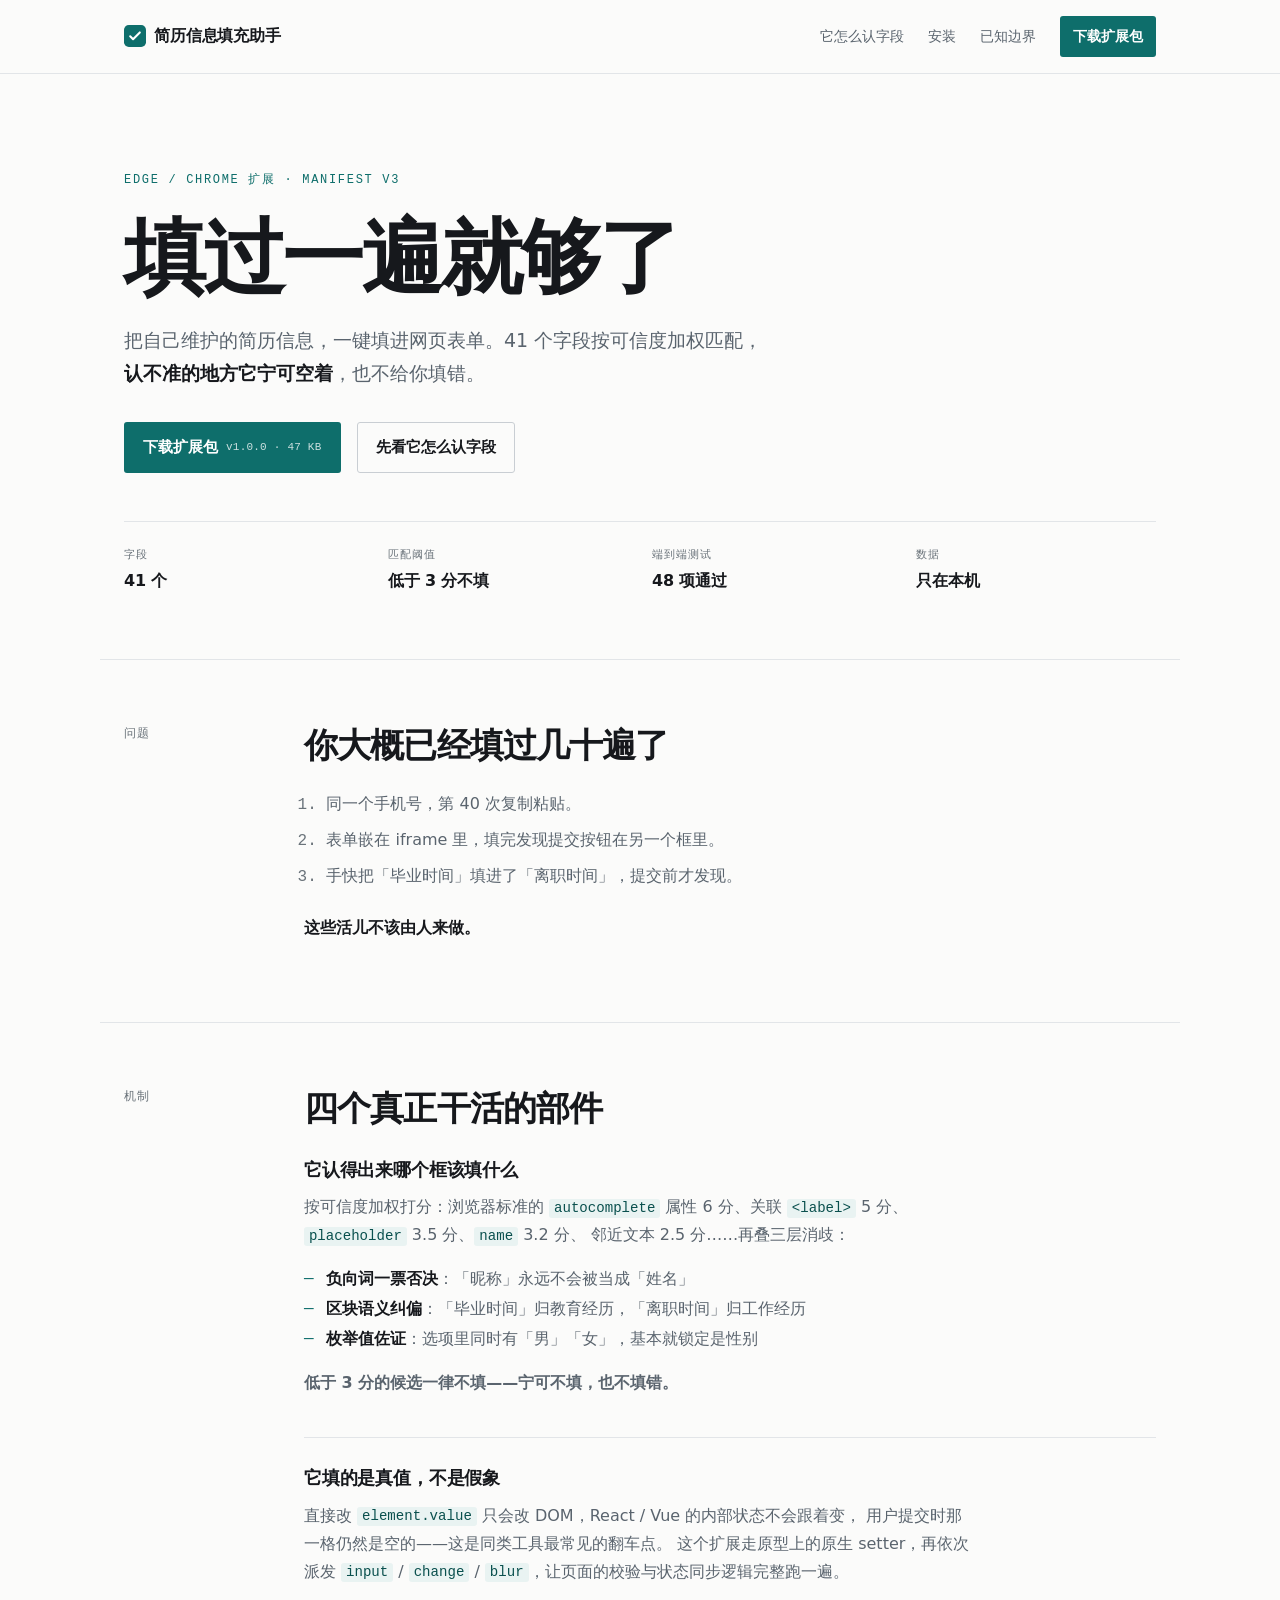
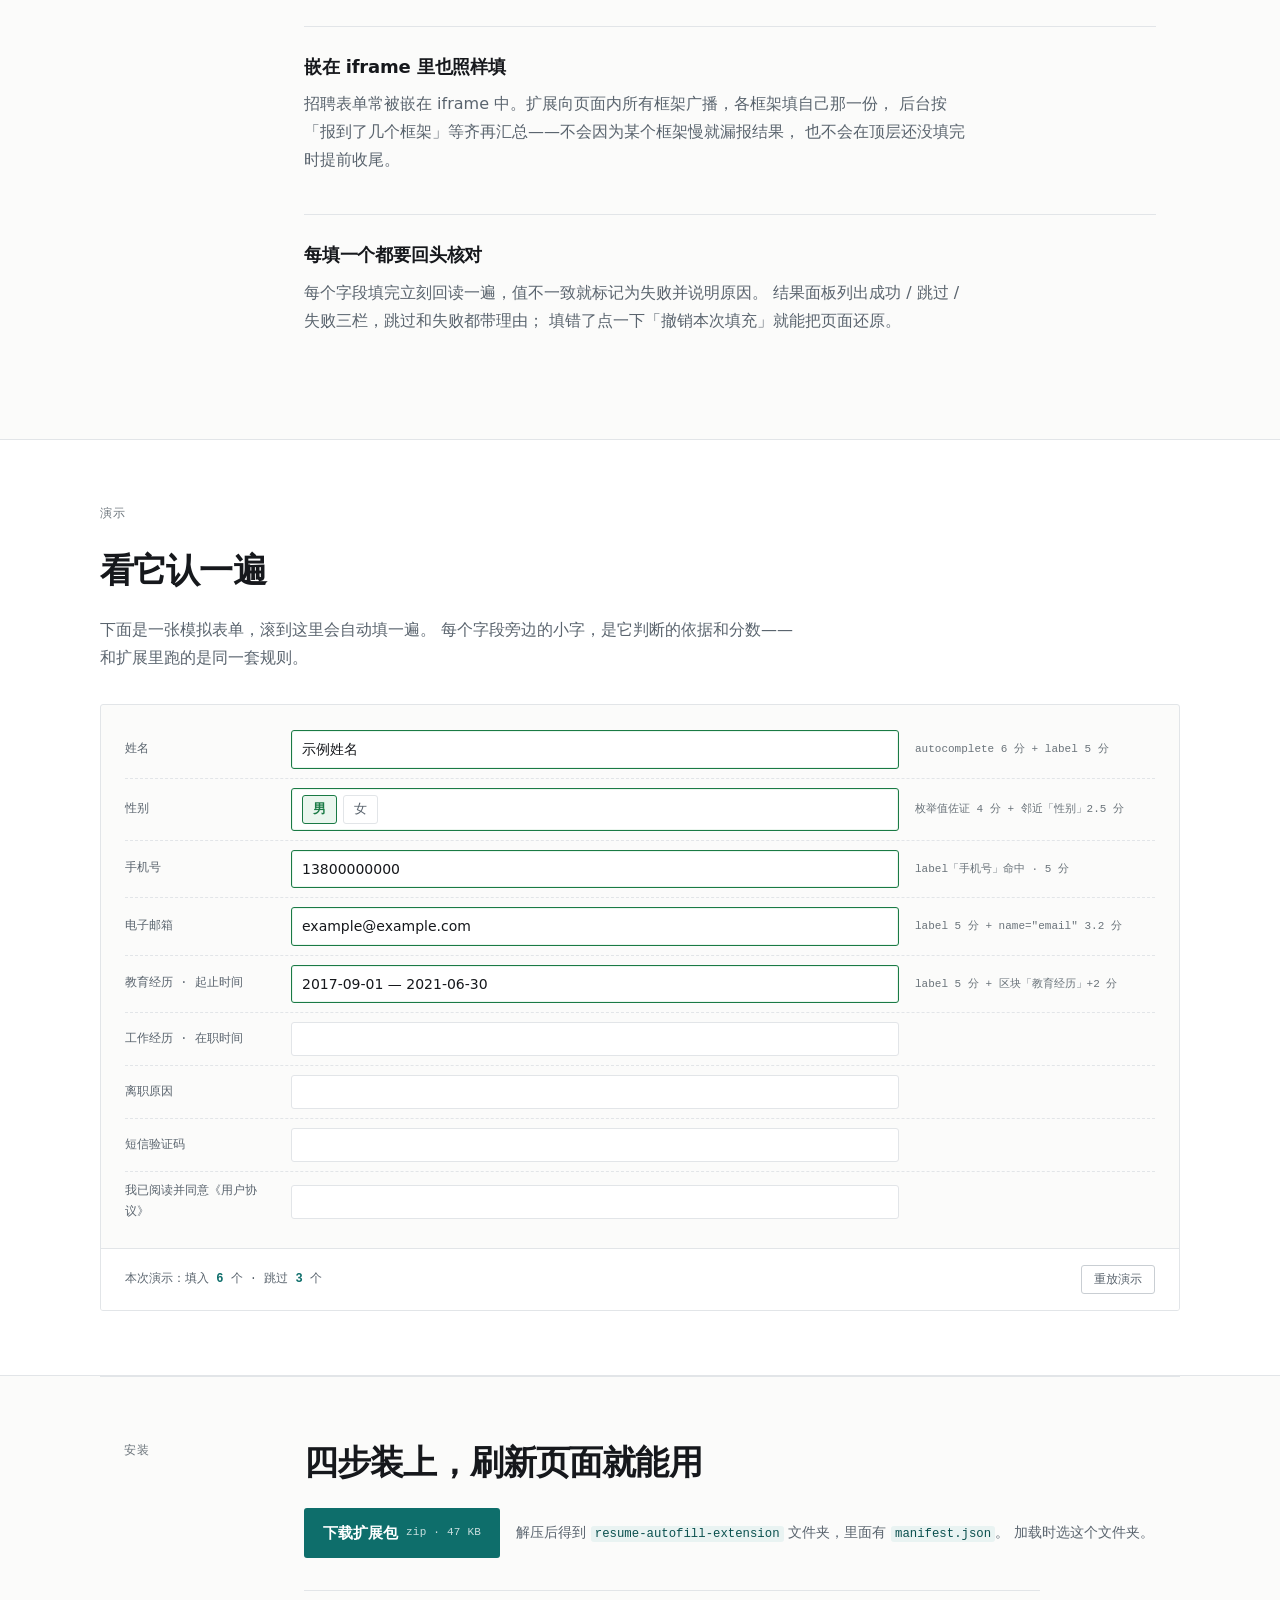
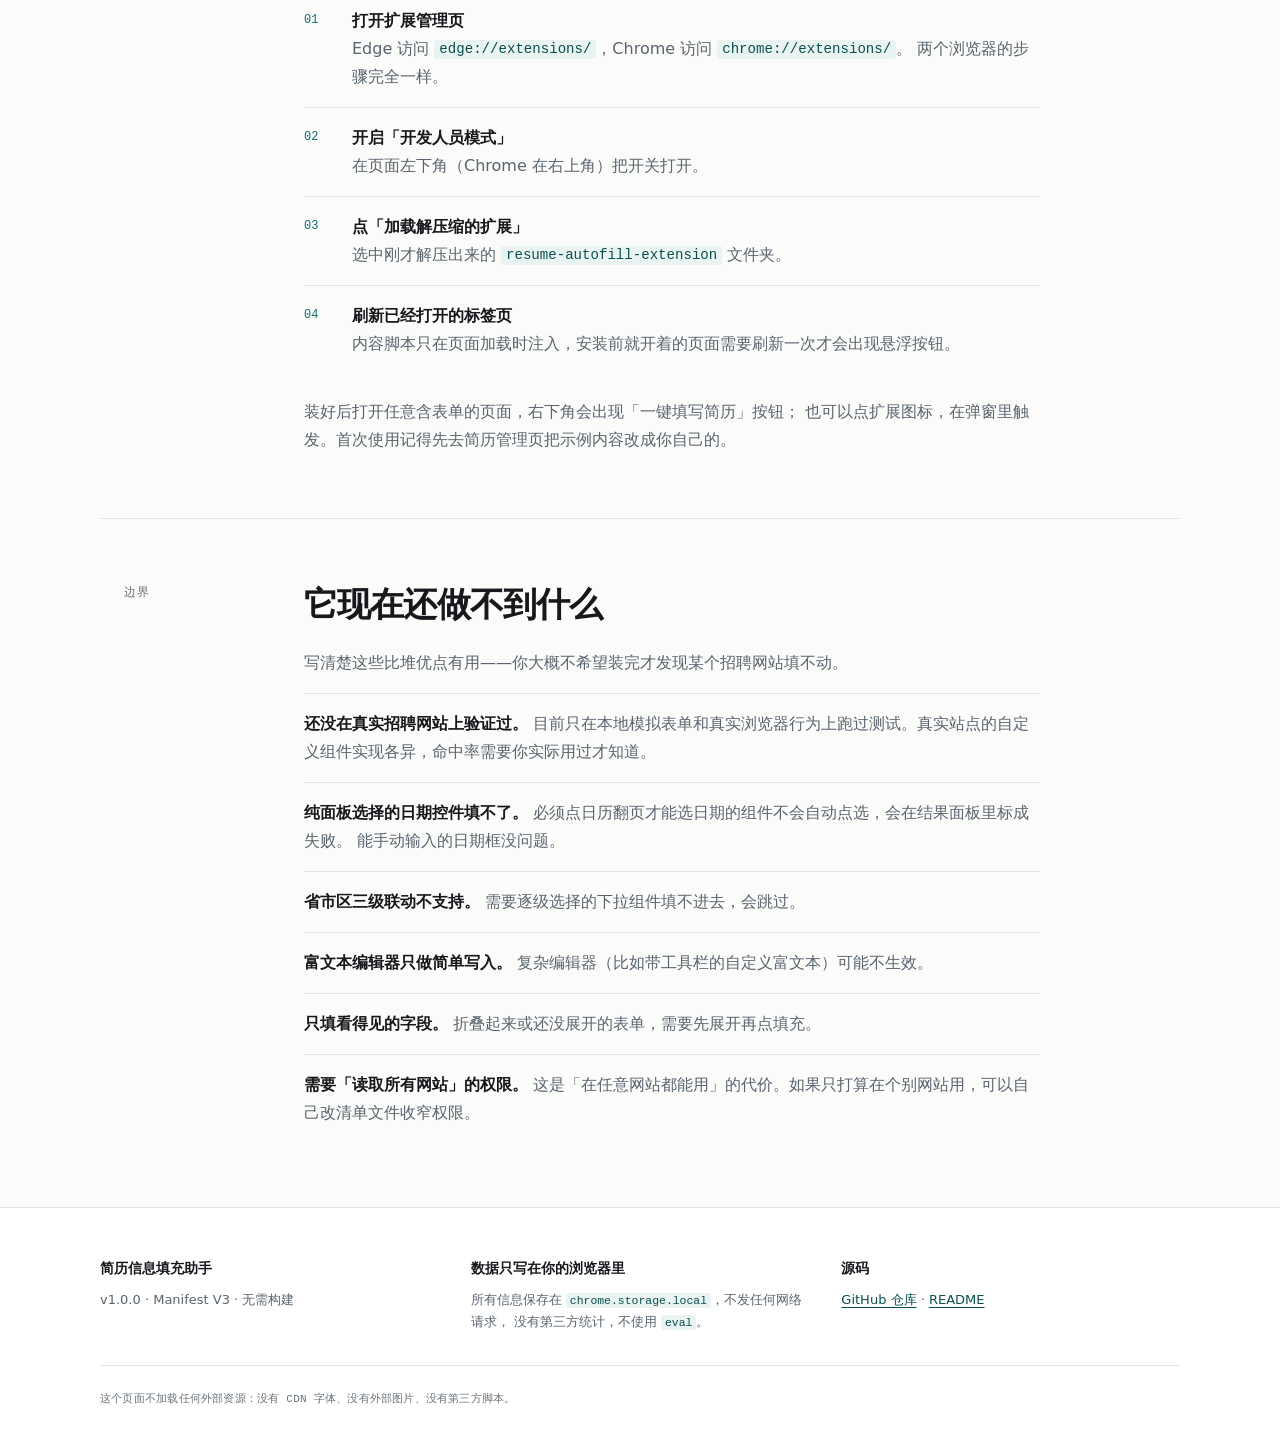
<file: docs/index.html>
<!doctype html>
<html lang="zh-CN">
  <head>
    <meta charset="utf-8" />
    <meta name="viewport" content="width=device-width, initial-scale=1" />
    <meta name="color-scheme" content="light dark" />
    <title>简历信息填充助手 — 填过一遍就够了</title>
    <meta
      name="description"
      content="Edge / Chrome 扩展：把自己维护的简历信息一键填进网页表单。41 个字段按可信度加权匹配，认不准的地方宁可空着。数据只存在你自己的浏览器里。"
    />
    <!-- 内联 SVG 图标，避免任何额外请求 -->
    <link
      rel="icon"
      href="data:image/svg+xml,%3Csvg xmlns='http://www.w3.org/2000/svg' viewBox='0 0 32 32'%3E%3Crect width='32' height='32' rx='7' fill='%230E6E6B'/%3E%3Cpath d='M9 16.5l4.2 4.2L23 10.8' stroke='%23fff' stroke-width='3' fill='none' stroke-linecap='round' stroke-linejoin='round'/%3E%3C/svg%3E"
    />
    <link rel="stylesheet" href="./styles.css" />
  </head>
  <body>
    <a class="skip" href="#main">跳到正文</a>

    <!-- ============================ 顶栏 ============================ -->
    <header class="topbar">
      <div class="topbar__inner">
        <a class="brand" href="./">
          <svg class="brand__mark" viewBox="0 0 32 32" aria-hidden="true">
            <rect width="32" height="32" rx="7" fill="currentColor" />
            <path
              d="M9 16.5l4.2 4.2L23 10.8"
              stroke="#fff"
              stroke-width="3"
              fill="none"
              stroke-linecap="round"
              stroke-linejoin="round"
            />
          </svg>
          <span class="brand__name">简历信息填充助手</span>
        </a>
        <nav class="topbar__nav" aria-label="页面导航">
          <a href="#how">它怎么认字段</a>
          <a href="#install">安装</a>
          <a href="#bounds">已知边界</a>
        </nav>
        <a class="btn btn--primary btn--sm" href="https://github.com/Kaz-stein/resume-autofill-extension/releases/latest/download/resume-autofill-extension-v1.0.0.zip">
          下载扩展包
        </a>
      </div>
    </header>

    <main id="main">
      <!-- ============================ 主张 ============================ -->
      <section class="hero">
        <p class="eyebrow">Edge / Chrome 扩展 · Manifest V3</p>
        <h1 class="hero__title">填过一遍就够了</h1>
        <p class="hero__lede">
          把自己维护的简历信息，一键填进网页表单。41 个字段按可信度加权匹配，
          <strong>认不准的地方它宁可空着</strong>，也不给你填错。
        </p>
        <div class="hero__actions">
          <a
            class="btn btn--primary"
            href="https://github.com/Kaz-stein/resume-autofill-extension/releases/latest/download/resume-autofill-extension-v1.0.0.zip"
          >
            下载扩展包
            <span class="btn__meta">v1.0.0 · 47 KB</span>
          </a>
          <a class="btn btn--ghost" href="#how">先看它怎么认字段</a>
        </div>
        <ul class="facts">
          <li><span class="facts__k">字段</span><span class="facts__v">41 个</span></li>
          <li><span class="facts__k">匹配阈值</span><span class="facts__v">低于 3 分不填</span></li>
          <li><span class="facts__k">端到端测试</span><span class="facts__v">48 项通过</span></li>
          <li><span class="facts__k">数据</span><span class="facts__v">只在本机</span></li>
        </ul>
      </section>

      <!-- ============================ 问题 ============================ -->
      <section class="band" id="problem">
        <p class="label">问题</p>
        <div class="band__body">
          <h2>你大概已经填过几十遍了</h2>
          <ol class="pain">
            <li>同一个手机号，第 40 次复制粘贴。</li>
            <li>表单嵌在 iframe 里，填完发现提交按钮在另一个框里。</li>
            <li>手快把「毕业时间」填进了「离职时间」，提交前才发现。</li>
          </ol>
          <p class="band__tail">这些活儿不该由人来做。</p>
        </div>
      </section>

      <!-- ============================ 机制 ============================ -->
      <section class="band" id="how">
        <p class="label">机制</p>
        <div class="band__body">
          <h2>四个真正干活的部件</h2>

          <article class="mech">
            <h3 class="mech__title">它认得出来哪个框该填什么</h3>
            <p>
              按可信度加权打分：浏览器标准的 <code>autocomplete</code> 属性 6 分、关联
              <code>&lt;label&gt;</code> 5 分、<code>placeholder</code> 3.5 分、<code>name</code> 3.2 分、
              邻近文本 2.5 分……再叠三层消歧：
            </p>
            <ul class="ticks">
              <li><b>负向词一票否决</b>：「昵称」永远不会被当成「姓名」</li>
              <li><b>区块语义纠偏</b>：「毕业时间」归教育经历，「离职时间」归工作经历</li>
              <li><b>枚举值佐证</b>：选项里同时有「男」「女」，基本就锁定是性别</li>
            </ul>
            <p class="mech__foot">低于 3 分的候选一律不填——宁可不填，也不填错。</p>
          </article>

          <article class="mech">
            <h3 class="mech__title">它填的是真值，不是假象</h3>
            <p>
              直接改 <code>element.value</code> 只会改 DOM，React / Vue 的内部状态不会跟着变，
              用户提交时那一格仍然是空的——这是同类工具最常见的翻车点。
              这个扩展走原型上的原生 setter，再依次派发 <code>input</code> / <code>change</code> /
              <code>blur</code>，让页面的校验与状态同步逻辑完整跑一遍。
            </p>
          </article>

          <article class="mech">
            <h3 class="mech__title">嵌在 iframe 里也照样填</h3>
            <p>
              招聘表单常被嵌在 iframe 中。扩展向页面内所有框架广播，各框架填自己那一份，
              后台按「报到了几个框架」等齐再汇总——不会因为某个框架慢就漏报结果，
              也不会在顶层还没填完时提前收尾。
            </p>
          </article>

          <article class="mech">
            <h3 class="mech__title">每填一个都要回头核对</h3>
            <p>
              每个字段填完立刻回读一遍，值不一致就标记为失败并说明原因。
              结果面板列出成功 / 跳过 / 失败三栏，跳过和失败都带理由；
              填错了点一下「撤销本次填充」就能把页面还原。
            </p>
          </article>
        </div>
      </section>

      <!-- ============================ 签名：演示 ============================ -->
      <section class="demo" id="demo">
        <div class="demo__head">
          <p class="label">演示</p>
          <h2>看它认一遍</h2>
          <p class="demo__lede">
            下面是一张模拟表单，滚到这里会自动填一遍。
            每个字段旁边的小字，是它判断的依据和分数——和扩展里跑的是同一套规则。
          </p>
        </div>

        <figure class="board">
          <div class="board__form" id="demoForm">
            <div class="row" data-fill="示例姓名" data-why="autocomplete 6 分 + label 5 分">
              <span class="row__label">姓名</span>
              <span class="row__input"><span class="row__value"></span></span>
              <span class="row__why"></span>
            </div>

            <div class="row row--choice" data-fill="男" data-why="枚举值佐证 4 分 + 邻近「性别」2.5 分">
              <span class="row__label">性别</span>
              <span class="row__input row__input--choice">
                <span class="chip" data-choice="男">男</span>
                <span class="chip" data-choice="女">女</span>
              </span>
              <span class="row__why"></span>
            </div>

            <div class="row" data-fill="13800000000" data-why="label「手机号」命中 · 5 分">
              <span class="row__label">手机号</span>
              <span class="row__input"><span class="row__value"></span></span>
              <span class="row__why"></span>
            </div>

            <div class="row" data-fill="example@example.com" data-why="label 5 分 + name=&quot;email&quot; 3.2 分">
              <span class="row__label">电子邮箱</span>
              <span class="row__input"><span class="row__value"></span></span>
              <span class="row__why"></span>
            </div>

            <div class="row" data-fill="2017-09-01 — 2021-06-30" data-why="label 5 分 + 区块「教育经历」+2 分">
              <span class="row__label">教育经历 · 起止时间</span>
              <span class="row__input"><span class="row__value"></span></span>
              <span class="row__why"></span>
            </div>

            <div class="row" data-fill="2021-07-01 — 至今" data-why="label 5 分 + 区块「工作经历」+2 分">
              <span class="row__label">工作经历 · 在职时间</span>
              <span class="row__input"><span class="row__value"></span></span>
              <span class="row__why"></span>
            </div>

            <div class="row row--skip" data-skip="简历里这一项是空的">
              <span class="row__label">离职原因</span>
              <span class="row__input"><span class="row__value"></span></span>
              <span class="row__why"></span>
            </div>

            <div class="row row--skip" data-skip="字段名命中干扰词，直接不看">
              <span class="row__label">短信验证码</span>
              <span class="row__input"><span class="row__value"></span></span>
              <span class="row__why"></span>
            </div>

            <div class="row row--skip" data-skip="没有任何字段和它匹配">
              <span class="row__label">我已阅读并同意《用户协议》</span>
              <span class="row__input"><span class="row__value row__value--box"></span></span>
              <span class="row__why"></span>
            </div>
          </div>

          <figcaption class="board__foot">
            <p class="board__result" id="demoResult">本次演示：填入 <b>6</b> 个 · 跳过 <b>3</b> 个</p>
            <button class="replay" type="button" id="demoReplay">重放演示</button>
          </figcaption>
          <noscript>
            <p class="board__result" style="padding: 0 24px 16px">
              演示动画需要 JavaScript；上面「机制」一节的规则说明不受影响。
            </p>
          </noscript>
        </figure>
      </section>

      <!-- ============================ 安装 ============================ -->
      <section class="band" id="install">
        <p class="label">安装</p>
        <div class="band__body">
          <h2>四步装上，刷新页面就能用</h2>

          <div class="install__cta">
            <a
              class="btn btn--primary"
              href="https://github.com/Kaz-stein/resume-autofill-extension/releases/latest/download/resume-autofill-extension-v1.0.0.zip"
            >
              下载扩展包
              <span class="btn__meta">zip · 47 KB</span>
            </a>
            <p class="install__note">
              解压后得到 <code>resume-autofill-extension</code> 文件夹，里面有 <code>manifest.json</code>。
              加载时选这个文件夹。
            </p>
          </div>

          <ol class="steps">
            <li>
              <span class="steps__body">
                <b>打开扩展管理页</b>
                Edge 访问 <code>edge://extensions/</code>，Chrome 访问 <code>chrome://extensions/</code>。
                两个浏览器的步骤完全一样。
              </span>
            </li>
            <li>
              <span class="steps__body">
                <b>开启「开发人员模式」</b>
                在页面左下角（Chrome 在右上角）把开关打开。
              </span>
            </li>
            <li>
              <span class="steps__body">
                <b>点「加载解压缩的扩展」</b>
                选中刚才解压出来的 <code>resume-autofill-extension</code> 文件夹。
              </span>
            </li>
            <li>
              <span class="steps__body">
                <b>刷新已经打开的标签页</b>
                内容脚本只在页面加载时注入，安装前就开着的页面需要刷新一次才会出现悬浮按钮。
              </span>
            </li>
          </ol>

          <p class="install__after">
            装好后打开任意含表单的页面，右下角会出现「一键填写简历」按钮；
            也可以点扩展图标，在弹窗里触发。首次使用记得先去简历管理页把示例内容改成你自己的。
          </p>
        </div>
      </section>

      <!-- ============================ 边界 ============================ -->
      <section class="band" id="bounds">
        <p class="label">边界</p>
        <div class="band__body">
          <h2>它现在还做不到什么</h2>
          <p class="band__lede">
            写清楚这些比堆优点有用——你大概不希望装完才发现某个招聘网站填不动。
          </p>
          <ul class="bounds">
            <li>
              <b>还没在真实招聘网站上验证过。</b>
              目前只在本地模拟表单和真实浏览器行为上跑过测试。真实站点的自定义组件实现各异，命中率需要你实际用过才知道。
            </li>
            <li>
              <b>纯面板选择的日期控件填不了。</b>
              必须点日历翻页才能选日期的组件不会自动点选，会在结果面板里标成失败。
              能手动输入的日期框没问题。
            </li>
            <li>
              <b>省市区三级联动不支持。</b>
              需要逐级选择的下拉组件填不进去，会跳过。
            </li>
            <li>
              <b>富文本编辑器只做简单写入。</b>
              复杂编辑器（比如带工具栏的自定义富文本）可能不生效。
            </li>
            <li>
              <b>只填看得见的字段。</b>
              折叠起来或还没展开的表单，需要先展开再点填充。
            </li>
            <li>
              <b>需要「读取所有网站」的权限。</b>
              这是「在任意网站都能用」的代价。如果只打算在个别网站用，可以自己改清单文件收窄权限。
            </li>
          </ul>
        </div>
      </section>
    </main>

    <!-- ============================ 页脚 ============================ -->
    <footer class="foot">
      <div class="foot__inner">
        <div class="foot__col">
          <p class="foot__title">简历信息填充助手</p>
          <p class="foot__meta">v1.0.0 · Manifest V3 · 无需构建</p>
        </div>
        <div class="foot__col">
          <p class="foot__title">数据只写在你的浏览器里</p>
          <p class="foot__meta">
            所有信息保存在 <code>chrome.storage.local</code>，不发任何网络请求，
            没有第三方统计，不使用 <code>eval</code>。
          </p>
        </div>
        <div class="foot__col">
          <p class="foot__title">源码</p>
          <p class="foot__meta">
            <a href="https://github.com/Kaz-stein/resume-autofill-extension">GitHub 仓库</a> ·
            <a href="https://github.com/Kaz-stein/resume-autofill-extension/blob/main/README.md">README</a>
          </p>
        </div>
      </div>
      <p class="foot__quiet">
        这个页面不加载任何外部资源：没有 CDN 字体、没有外部图片、没有第三方脚本。
      </p>
    </footer>

    <script src="./script.js"></script>
  </body>
</html>
</file>
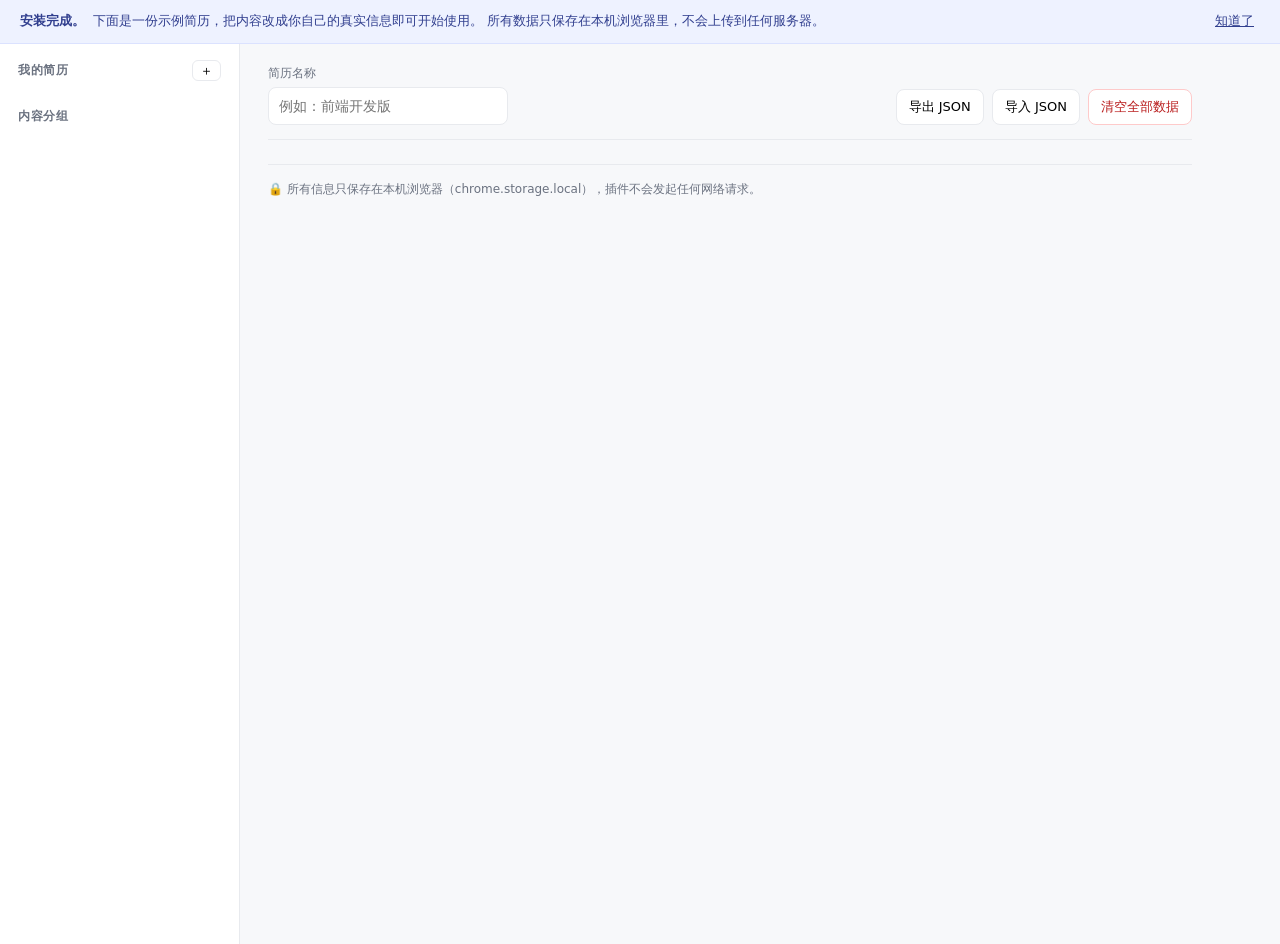
<file: options/options.html>
<!doctype html>
<html lang="zh-CN">
  <head>
    <meta charset="utf-8" />
    <meta name="viewport" content="width=device-width, initial-scale=1" />
    <title>简历信息填充助手 · 管理简历</title>
    <link rel="stylesheet" href="options.css" />
  </head>
  <body>
    <div class="banner" id="welcome" hidden>
      <strong>安装完成。</strong>
      下面是一份示例简历，把内容改成你自己的真实信息即可开始使用。
      所有数据只保存在本机浏览器里，不会上传到任何服务器。
      <button type="button" class="link" id="welcome-close">知道了</button>
    </div>

    <div class="layout">
      <!-- 左侧：简历列表 + 分组导航 -->
      <aside class="side">
        <div class="side-block">
          <div class="side-title">
            <span>我的简历</span>
            <button type="button" class="mini" id="btn-add-resume" title="新建一份空白简历">＋</button>
          </div>
          <ul class="resume-list" id="resume-list"></ul>
        </div>

        <nav class="side-block">
          <div class="side-title"><span>内容分组</span></div>
          <ul class="group-list" id="group-list"></ul>
        </nav>
      </aside>

      <!-- 右侧：编辑区 -->
      <main class="main">
        <header class="main-head">
          <div class="name-edit">
            <label for="resume-name-input">简历名称</label>
            <input type="text" id="resume-name-input" placeholder="例如：前端开发版" />
          </div>
          <div class="tools">
            <span class="save-hint" id="save-hint"></span>
            <button type="button" class="btn" id="btn-export">导出 JSON</button>
            <button type="button" class="btn" id="btn-import">导入 JSON</button>
            <button type="button" class="btn danger" id="btn-clear">清空全部数据</button>
            <input type="file" id="file-input" accept="application/json,.json" hidden />
          </div>
        </header>

        <section class="form-area" id="form-area"></section>

        <footer class="main-foot">
          <span class="privacy">🔒 所有信息只保存在本机浏览器（chrome.storage.local），插件不会发起任何网络请求。</span>
        </footer>
      </main>
    </div>

    <script src="../common/schema.js"></script>
    <script src="../common/storage.js"></script>
    <script src="options.js"></script>
  </body>
</html>
</file>
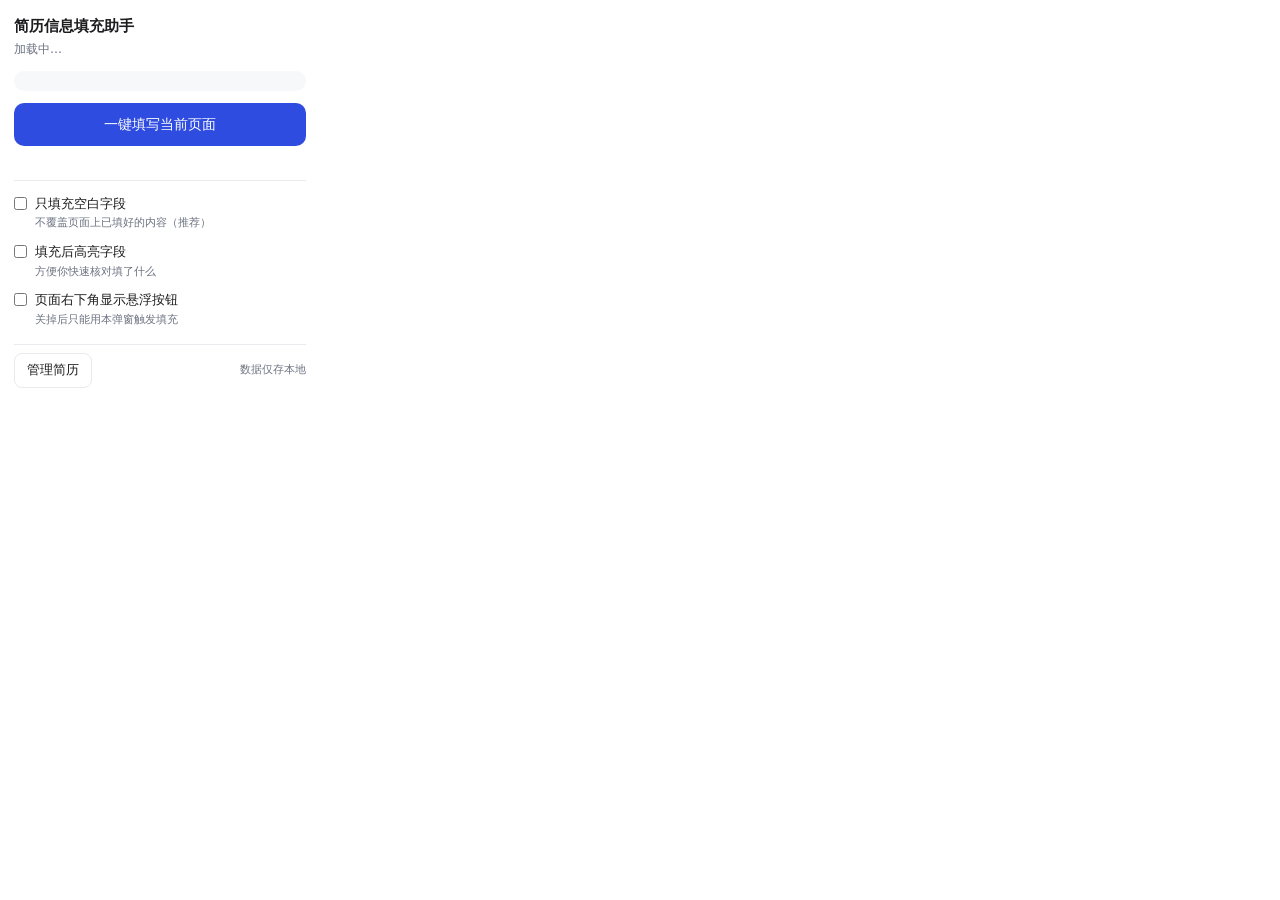
<file: popup/popup.html>
<!doctype html>
<html lang="zh-CN">
  <head>
    <meta charset="utf-8" />
    <title>简历信息填充助手</title>
    <link rel="stylesheet" href="popup.css" />
  </head>
  <body>
    <header class="head">
      <div>
        <h1>简历信息填充助手</h1>
        <p class="sub" id="resume-name">加载中…</p>
      </div>
    </header>

    <section class="summary" id="summary"></section>

    <button type="button" class="primary" id="btn-fill">一键填写当前页面</button>
    <p class="status" id="status"></p>

    <section class="settings">
      <label class="row">
        <input type="checkbox" id="set-only-empty" />
        <span>
          只填充空白字段
          <em>不覆盖页面上已填好的内容（推荐）</em>
        </span>
      </label>
      <label class="row">
        <input type="checkbox" id="set-highlight" />
        <span>
          填充后高亮字段
          <em>方便你快速核对填了什么</em>
        </span>
      </label>
      <label class="row">
        <input type="checkbox" id="set-float" />
        <span>
          页面右下角显示悬浮按钮
          <em>关掉后只能用本弹窗触发填充</em>
        </span>
      </label>
    </section>

    <footer class="foot">
      <button type="button" class="ghost" id="btn-options">管理简历</button>
      <span class="privacy">数据仅存本地</span>
    </footer>

    <script src="../common/schema.js"></script>
    <script src="../common/storage.js"></script>
    <script src="popup.js"></script>
  </body>
</html>
</file>
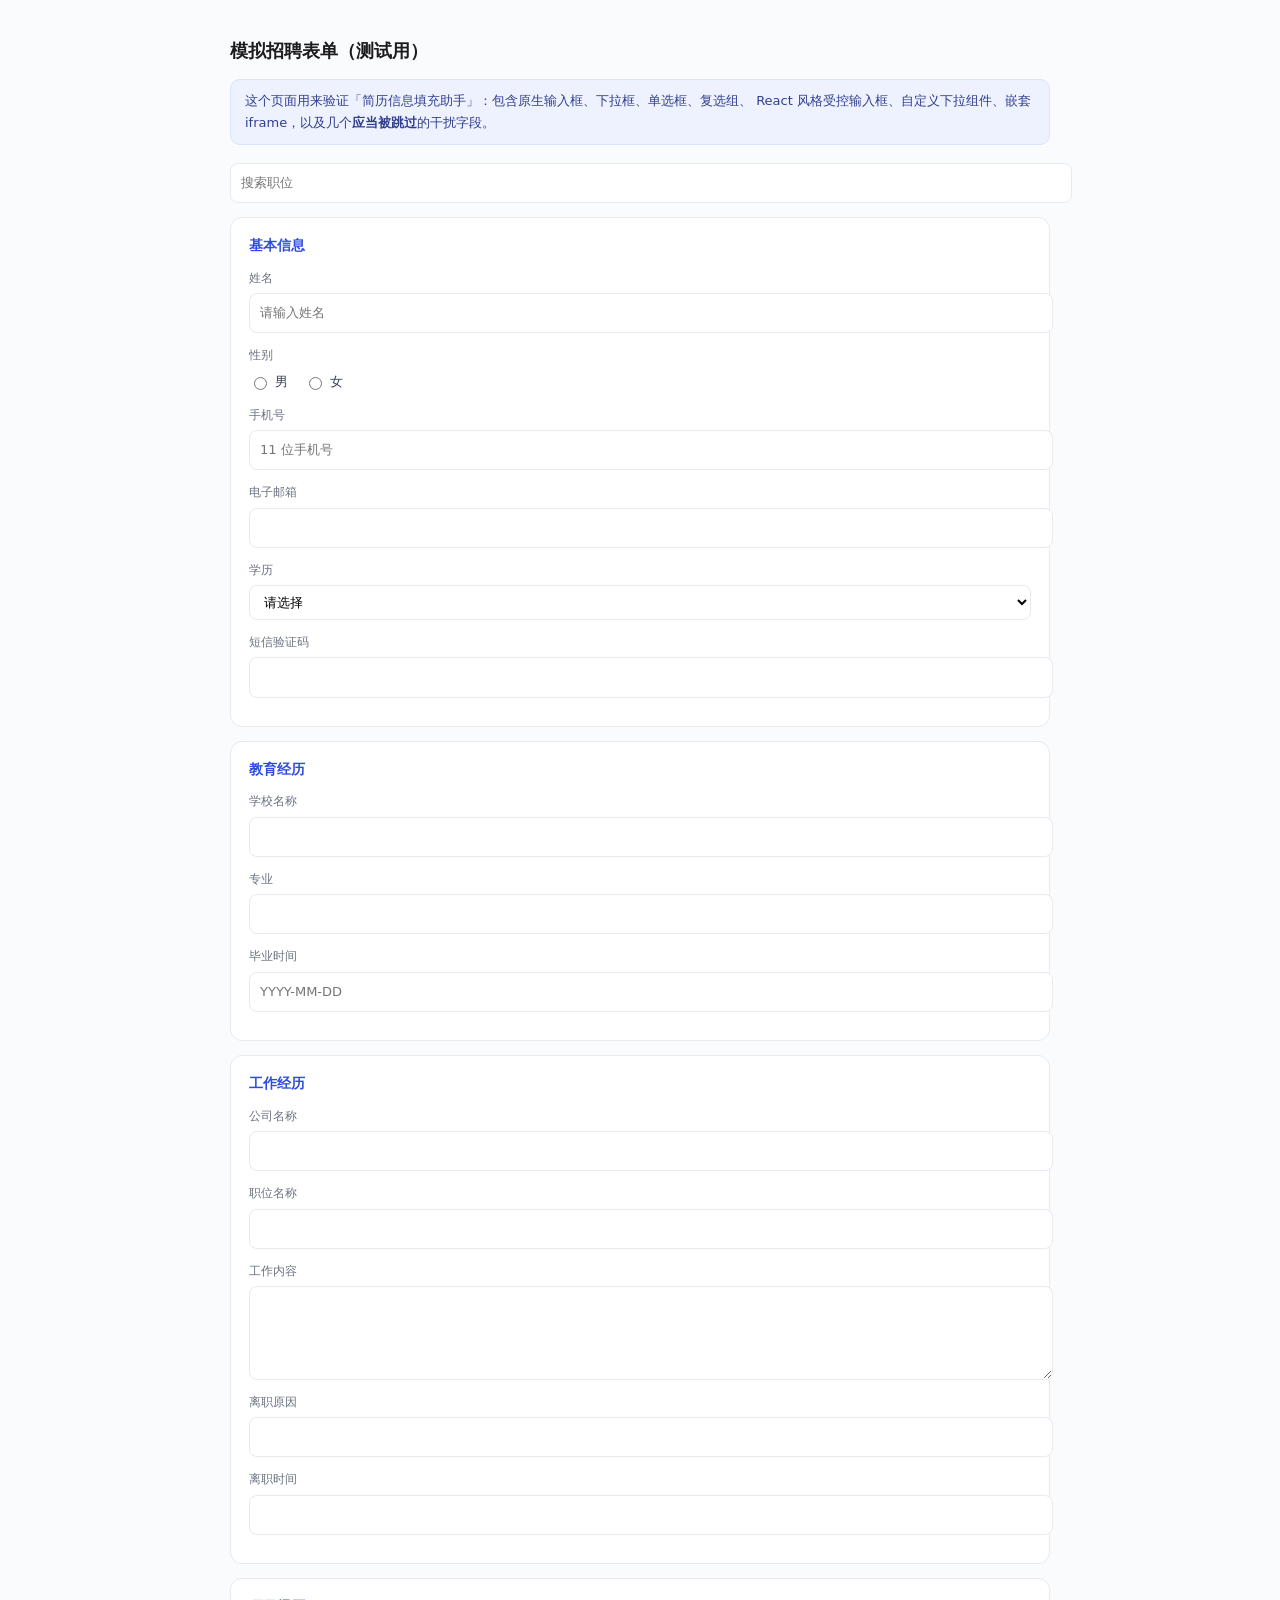
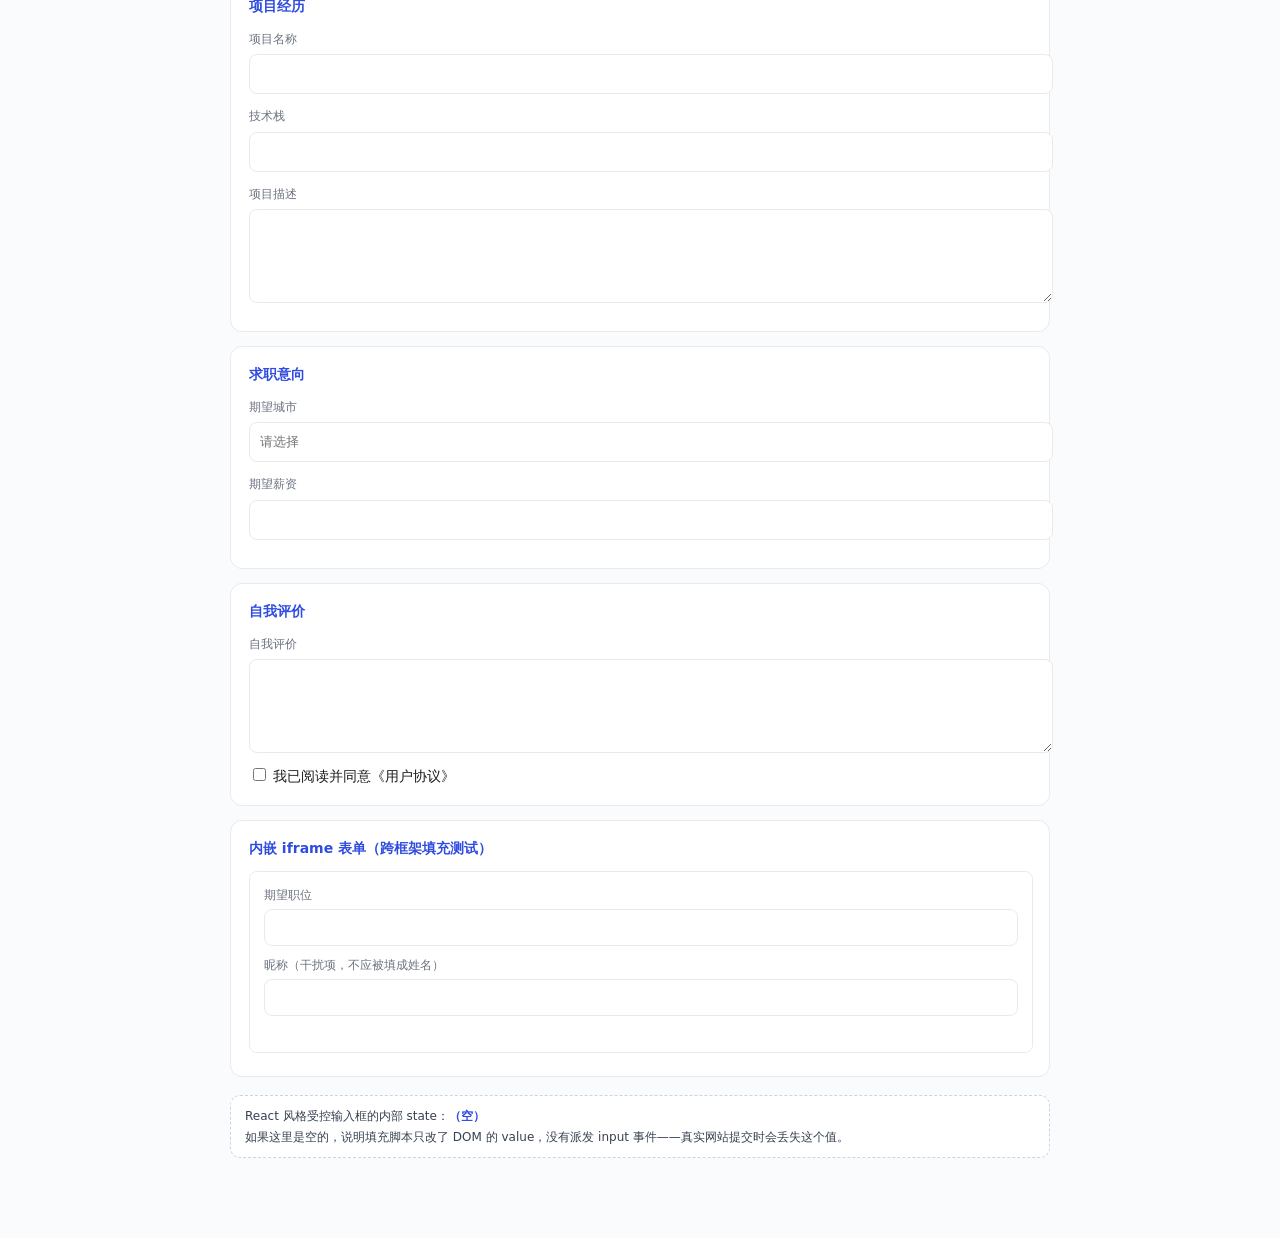
<file: test-fixture/demo-form.html>
<!doctype html>
<html lang="zh-CN">
  <head>
    <meta charset="utf-8" />
    <meta name="viewport" content="width=device-width, initial-scale=1" />
    <title>模拟招聘表单 · 简历填充测试页</title>
    <style>
      body {
        max-width: 820px;
        margin: 0 auto;
        padding: 24px 20px 80px;
        font: 14px/1.7 "PingFang SC", "Microsoft YaHei", system-ui, sans-serif;
        color: #1c1c1e;
        background: #fafbfc;
      }
      h1 { font-size: 18px; }
      h3 { margin: 0 0 10px; font-size: 14px; color: #2f4ce0; }
      .tip {
        padding: 10px 14px; margin-bottom: 18px; font-size: 13px;
        background: #eef2ff; border: 1px solid #dbe2ff; border-radius: 10px; color: #313f8f;
      }
      .section {
        background: #fff; border: 1px solid #e8eaee; border-radius: 12px;
        padding: 16px 18px; margin-bottom: 14px;
      }
      .form-item { display: flex; flex-direction: column; gap: 5px; margin-bottom: 12px; }
      .form-item > label { font-size: 12px; color: #6b7280; }
      input[type="text"], input[type="tel"], textarea, select {
        width: 100%; padding: 8px 10px; font: inherit; font-size: 13px;
        border: 1px solid #e8eaee; border-radius: 8px; background: #fff;
      }
      textarea { min-height: 76px; resize: vertical; }
      .radios { display: flex; gap: 16px; }
      .radios label { display: flex; gap: 5px; align-items: center; font-size: 13px; color: #374151; }
      .search-bar { margin-bottom: 14px; }
      .fake-select { position: relative; }
      .fake-select input { cursor: pointer; background: #fff; }
      .fs-panel {
        position: absolute; z-index: 5; left: 0; right: 0; top: 100%;
        background: #fff; border: 1px solid #e8eaee; border-radius: 8px;
        box-shadow: 0 8px 20px rgba(0, 0, 0, 0.1); margin-top: 4px; padding: 4px;
      }
      .fs-option { padding: 6px 10px; border-radius: 6px; cursor: pointer; font-size: 13px; }
      .fs-option:hover { background: #f2f3f7; }
      .state {
        margin-top: 18px; padding: 10px 14px; font-size: 12px; color: #374151;
        background: #fff; border: 1px dashed #cbd5e1; border-radius: 10px;
      }
      .state b { color: #2f4ce0; }
    </style>
  </head>
  <body>
    <h1>模拟招聘表单（测试用）</h1>
    <div class="tip">
      这个页面用来验证「简历信息填充助手」：包含原生输入框、下拉框、单选框、复选组、
      React 风格受控输入框、自定义下拉组件、嵌套 iframe，以及几个<b>应当被跳过</b>的干扰字段。
    </div>

    <!-- 干扰项 1：搜索框，插件不应填充 -->
    <div class="search-bar">
      <input type="text" id="f-search" placeholder="搜索职位" />
    </div>

    <section class="section">
      <h3>基本信息</h3>
      <div class="form-item">
        <label for="f-name">姓名</label>
        <input type="text" id="f-name" name="realname" placeholder="请输入姓名" />
      </div>
      <div class="form-item">
        <label>性别</label>
        <div class="radios">
          <label><input type="radio" name="gender" value="男" id="f-gender-male" />男</label>
          <label><input type="radio" name="gender" value="女" id="f-gender-female" />女</label>
        </div>
      </div>
      <div class="form-item">
        <label for="f-phone">手机号</label>
        <input type="tel" id="f-phone" placeholder="11 位手机号" />
      </div>
      <!-- React 风格受控输入框：直接写 .value 不会触发 input 事件，内部 state 不会更新 -->
      <div class="form-item">
        <label for="f-email">电子邮箱</label>
        <input type="text" id="f-email" />
      </div>
      <div class="form-item">
        <label for="f-degree">学历</label>
        <select id="f-degree">
          <option value="">请选择</option>
          <option value="大专">大专</option>
          <option value="本科">本科</option>
          <option value="硕士">硕士</option>
          <option value="博士">博士</option>
        </select>
      </div>
      <!-- 干扰项 2：短信验证码，插件不应填充 -->
      <div class="form-item">
        <label for="f-captcha">短信验证码</label>
        <input type="text" id="f-captcha" maxlength="6" />
      </div>
      <!-- 干扰项 3：隐藏字段，插件不应填充 -->
      <input type="hidden" id="f-hidden" name="realname_hidden" value="" />
    </section>

    <section class="section">
      <h3>教育经历</h3>
      <div class="form-item">
        <label for="f-school">学校名称</label>
        <input type="text" id="f-school" />
      </div>
      <div class="form-item">
        <label for="f-major">专业</label>
        <input type="text" id="f-major" />
      </div>
      <div class="form-item">
        <label for="f-edu-end">毕业时间</label>
        <input type="text" id="f-edu-end" placeholder="YYYY-MM-DD" />
      </div>
    </section>

    <section class="section">
      <h3>工作经历</h3>
      <div class="form-item">
        <label for="f-company">公司名称</label>
        <input type="text" id="f-company" />
      </div>
      <div class="form-item">
        <label for="f-jobtitle">职位名称</label>
        <input type="text" id="f-jobtitle" />
      </div>
      <div class="form-item">
        <label for="f-work-desc">工作内容</label>
        <textarea id="f-work-desc"></textarea>
      </div>
      <div class="form-item">
        <label for="f-leave">离职原因</label>
        <input type="text" id="f-leave" />
      </div>
      <div class="form-item">
        <label for="f-work-end">离职时间</label>
        <input type="text" id="f-work-end" />
      </div>
    </section>

    <section class="section">
      <h3>项目经历</h3>
      <div class="form-item">
        <label for="f-project-name">项目名称</label>
        <input type="text" id="f-project-name" />
      </div>
      <div class="form-item">
        <label for="f-tech">技术栈</label>
        <input type="text" id="f-tech" />
      </div>
      <div class="form-item">
        <label for="f-project-desc">项目描述</label>
        <textarea id="f-project-desc"></textarea>
      </div>
    </section>

    <section class="section">
      <h3>求职意向</h3>
      <!-- 自定义下拉组件（模拟 Ant Design 那种 input + 面板的结构） -->
      <div class="form-item fake-select">
        <label for="f-city">期望城市</label>
        <input type="text" id="f-city" readonly role="combobox" aria-haspopup="listbox" placeholder="请选择" />
        <div class="fs-panel" id="f-city-panel" role="listbox" hidden>
          <div class="fs-option" role="option">北京</div>
          <div class="fs-option" role="option">上海</div>
          <div class="fs-option" role="option">广州</div>
          <div class="fs-option" role="option">示例城市</div>
        </div>
      </div>
      <div class="form-item">
        <label for="f-salary">期望薪资</label>
        <input type="text" id="f-salary" />
      </div>
    </section>

    <section class="section">
      <h3>自我评价</h3>
      <div class="form-item">
        <label for="f-summary">自我评价</label>
        <textarea id="f-summary"></textarea>
      </div>
      <!-- 干扰项 4：协议勾选框，插件不应勾选 -->
      <label><input type="checkbox" id="f-agree" /> 我已阅读并同意《用户协议》</label>
    </section>

    <section class="section">
      <h3>内嵌 iframe 表单（跨框架填充测试）</h3>
      <iframe src="demo-iframe.html" width="100%" height="180" style="border: 1px solid #e8eaee; border-radius: 8px"></iframe>
    </section>

    <div class="state">
      React 风格受控输入框的内部 state：<b id="controlled-state">（空）</b>
      <br />
      如果这里是空的，说明填充脚本只改了 DOM 的 value，没有派发 input 事件——真实网站提交时会丢失这个值。
    </div>

    <script>
      /* ---------------- 模拟受控组件 ---------------- */
      const controlled = { email: '' };

      const emailInput = document.getElementById('f-email');
      const stateEl = document.getElementById('controlled-state');

      // 和 React 一样：只有 input 事件才会更新内部 state
      emailInput.addEventListener('input', (e) => {
        controlled.email = e.target.value;
        stateEl.textContent = controlled.email || '（空）';
      });

      /* ---------------- 模拟自定义下拉组件 ---------------- */
      const cityInput = document.getElementById('f-city');
      const cityPanel = document.getElementById('f-city-panel');

      cityInput.addEventListener('click', () => {
        cityPanel.hidden = false;
      });

      cityPanel.addEventListener('click', (e) => {
        const option = e.target.closest('.fs-option');
        if (!option) return;
        cityInput.value = option.textContent.trim();
        cityPanel.hidden = true;
      });

      document.addEventListener('click', (e) => {
        if (!e.target.closest('.fake-select')) cityPanel.hidden = true;
      });

      /* ---------------- 供自动化测试读取的快照 ---------------- */
      window.__fixtureState = {
        get controlledEmail() {
          return controlled.email;
        }
      };

      window.__readValues = () => {
        const val = (id) => {
          const el = document.getElementById(id);
          return el ? el.value : null;
        };
        const doc = document.querySelector('iframe').contentDocument;
        return {
          name: val('f-name'),
          gender: (document.querySelector('input[name="gender"]:checked') || {}).value || '',
          phone: val('f-phone'),
          emailDom: val('f-email'),
          emailState: controlled.email,
          degree: val('f-degree'),
          school: val('f-school'),
          major: val('f-major'),
          eduEnd: val('f-edu-end'),
          company: val('f-company'),
          jobTitle: val('f-jobtitle'),
          workDesc: val('f-work-desc'),
          leaveReason: val('f-leave'),
          workEnd: val('f-work-end'),
          projectName: val('f-project-name'),
          tech: val('f-tech'),
          projectDesc: val('f-project-desc'),
          city: val('f-city'),
          salary: val('f-salary'),
          summary: val('f-summary'),
          // 以下四项应当保持为空/未勾选
          captcha: val('f-captcha'),
          search: val('f-search'),
          hidden: val('f-hidden'),
          agree: document.getElementById('f-agree').checked,
          iframe: {
            position: doc ? doc.getElementById('if-position').value : 'NO_IFRAME',
            other: doc ? doc.getElementById('if-other').value : 'NO_IFRAME'
          }
        };
      };
    </script>
  </body>
</html>
</file>
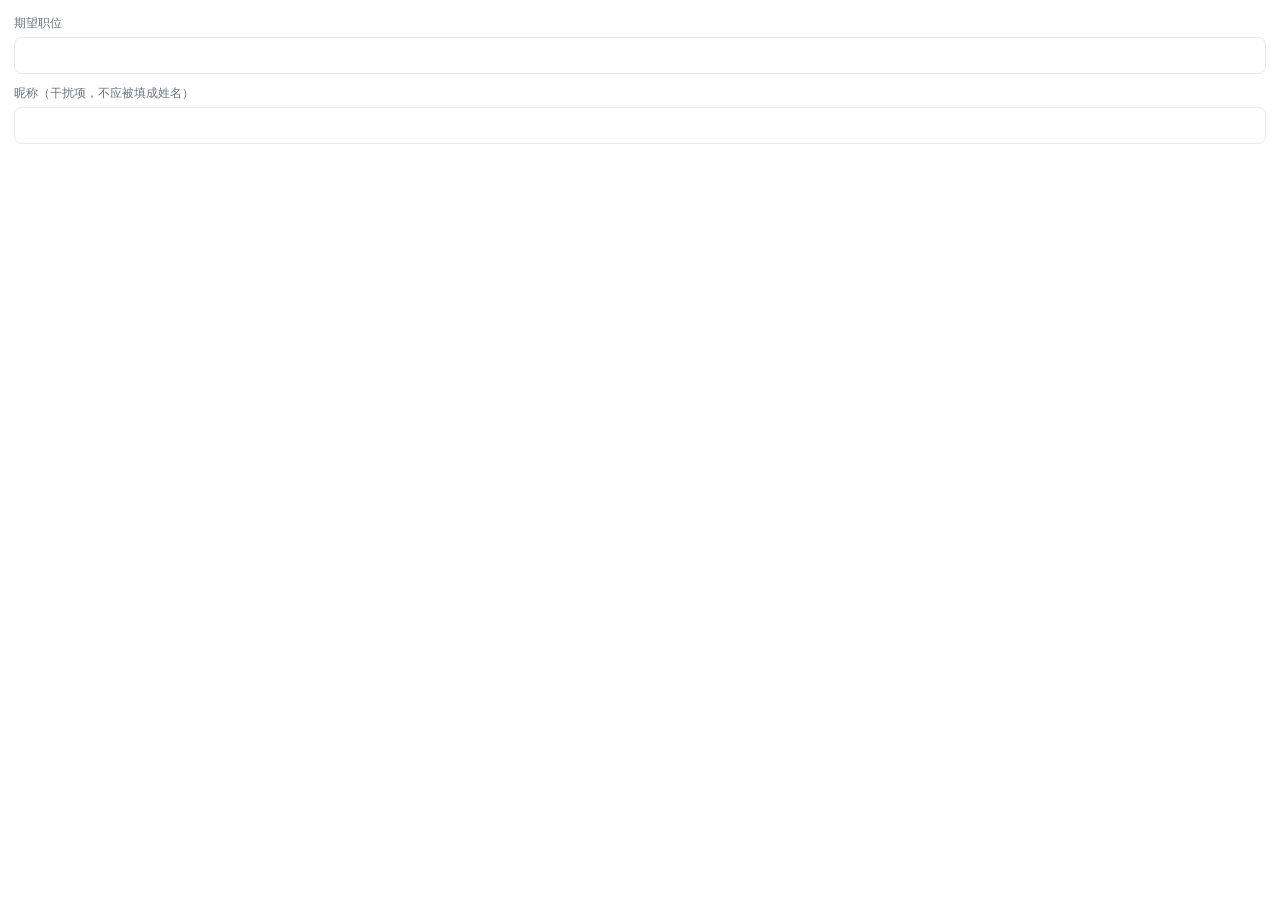
<file: test-fixture/demo-iframe.html>
<!doctype html>
<html lang="zh-CN">
  <head>
    <meta charset="utf-8" />
    <title>iframe 内的表单</title>
    <style>
      body {
        margin: 0;
        padding: 14px;
        font: 13px/1.6 "PingFang SC", "Microsoft YaHei", system-ui, sans-serif;
        background: #fff;
      }
      .form-item { display: flex; flex-direction: column; gap: 4px; margin-bottom: 10px; }
      label { font-size: 12px; color: #6b7280; }
      input {
        padding: 7px 10px; font: inherit; font-size: 13px;
        border: 1px solid #e8eaee; border-radius: 8px;
      }
    </style>
  </head>
  <body>
    <!-- 这个 iframe 里的字段应当被同一个插件填充（验证跨框架协同） -->
    <div class="form-item">
      <label for="if-position">期望职位</label>
      <input type="text" id="if-position" />
    </div>
    <div class="form-item">
      <label for="if-other">昵称（干扰项，不应被填成姓名）</label>
      <input type="text" id="if-other" />
    </div>
  </body>
</html>
</file>
<file: docs/styles.css>
/* ============================================================================
 * 简历信息填充助手 · 官网样式
 *
 * 设计概念：「一张填好的表单」
 *   整页借用表单自己的视觉语言——左侧等宽字标签、右侧内容、发丝分隔线，
 *   让页面本身就像一张被认真填过的表格。全站字体只用系统栈，不加载任何外部资源。
 *
 * 设计 token 全部集中在 :root，改配色只需要动这里。
 * ========================================================================== */

:root {
  /* ---- 配色：纸白 + 墨黑 + 深青（信任感），绿色只用于「已填入 / 校验通过」---- */
  --paper: #fbfbfa;
  --surface: #ffffff;
  --ink: #16181c;
  --ink-soft: #5a646e;
  --ink-faint: #6a737a; /* 小字号标签用色，必须满足 AA（≥4.5:1），不能只图“浅得好看” */
  --rule: #e2e5e8;
  --rule-strong: #c9ced3;
  --brand: #0e6e6b;
  --brand-ink: #0a504e;
  --brand-wash: #e9f3f2;
  --filled: #1a7a45;
  --filled-wash: #eaf6ee;

  /* ---- 字体：标题 / 正文用中文系统栈，标签与数据用等宽 ---- */
  --sans: "PingFang SC", "Microsoft YaHei", "Noto Sans SC", system-ui, -apple-system, "Segoe UI",
    sans-serif;
  --mono: ui-monospace, "Cascadia Mono", "Cascadia Code", Consolas, "SF Mono", "Roboto Mono", monospace;

  /* ---- 间距节奏：8px 基准 ---- */
  --s1: 8px;
  --s2: 16px;
  --s3: 24px;
  --s4: 32px;
  --s5: 48px;
  --s6: 64px;
  --s7: 96px;

  --radius: 3px; /* 刻意用很小的圆角：贴近表单控件的观感，避开「AI 风」大圆角 */
  --maxw: 1080px;
}

@media (prefers-color-scheme: dark) {
  :root {
    --paper: #101317;
    --surface: #171b20;
    --ink: #e9ecef;
    --ink-soft: #a2acb5;
    --ink-faint: #78828b;
    --rule: #262c33;
    --rule-strong: #3a424a;
    --brand: #4fb3ae;
    --brand-ink: #7dd3ce;
    --brand-wash: #12292a;
    --filled: #4dbd7a;
    --filled-wash: #12291c;
  }
}

*,
*::before,
*::after {
  box-sizing: border-box;
}

html {
  scroll-behavior: smooth;
}

body {
  margin: 0;
  background: var(--paper);
  color: var(--ink);
  font-family: var(--sans);
  font-size: 16px;
  line-height: 1.75;
  -webkit-font-smoothing: antialiased;
}

/* 关掉动画时不要平滑滚动，避免「关了动效但页面还在动」 */
@media (prefers-reduced-motion: reduce) {
  html {
    scroll-behavior: auto;
  }
}

code {
  font-family: var(--mono);
  font-size: 0.88em;
  padding: 0.1em 0.35em;
  background: var(--brand-wash);
  color: var(--brand-ink);
  border-radius: var(--radius);
  word-break: break-word;
}

/* 键盘焦点：全站统一，任何时候都看得见 */
:focus-visible {
  outline: 2px solid var(--brand);
  outline-offset: 3px;
  border-radius: 2px;
}

a {
  color: var(--brand-ink);
  text-underline-offset: 3px;
}

.skip {
  position: absolute;
  left: -9999px;
}

.skip:focus {
  left: var(--s2);
  top: var(--s2);
  z-index: 20;
  padding: var(--s1) var(--s2);
  background: var(--surface);
  border: 1px solid var(--rule-strong);
  border-radius: var(--radius);
}

/* ============================== 顶栏 ============================== */

.topbar {
  position: sticky;
  top: 0;
  z-index: 10;
  background: color-mix(in srgb, var(--paper) 88%, transparent);
  backdrop-filter: blur(10px);
  border-bottom: 1px solid var(--rule);
}

.topbar__inner {
  max-width: var(--maxw);
  margin: 0 auto;
  padding: var(--s2) var(--s3);
  display: flex;
  align-items: center;
  gap: var(--s3);
}

.brand {
  display: flex;
  align-items: center;
  gap: var(--s1);
  color: var(--ink);
  text-decoration: none;
  font-weight: 600;
  letter-spacing: -0.01em;
}

.brand__mark {
  width: 22px;
  height: 22px;
  color: var(--brand);
  flex: none;
}

.topbar__nav {
  margin-left: auto;
  display: flex;
  gap: var(--s3);
  font-size: 14px;
}

.topbar__nav a {
  color: var(--ink-soft);
  text-decoration: none;
}

.topbar__nav a:hover {
  color: var(--ink);
  text-decoration: underline;
}

/* ============================== 按钮 ============================== */

.btn {
  display: inline-flex;
  align-items: center;
  gap: var(--s1);
  padding: 11px 18px;
  font: inherit;
  font-size: 15px;
  font-weight: 600;
  text-decoration: none;
  border: 1px solid transparent;
  border-radius: var(--radius);
  cursor: pointer;
  transition: background 0.15s ease, border-color 0.15s ease, transform 0.1s ease;
}

.btn--sm {
  padding: 7px 12px;
  font-size: 14px;
}

.btn--primary {
  background: var(--brand);
  color: #fff;
}

.btn--primary:hover {
  background: var(--brand-ink);
}

.btn--ghost {
  background: transparent;
  border-color: var(--rule-strong);
  color: var(--ink);
}

.btn--ghost:hover {
  border-color: var(--ink-soft);
  background: var(--surface);
}

.btn:active {
  transform: translateY(1px);
}

.btn__meta {
  font-family: var(--mono);
  font-size: 11px;
  font-weight: 400;
  opacity: 0.78;
  letter-spacing: 0.02em;
}

/* ============================== 主张 ============================== */

.hero {
  max-width: var(--maxw);
  margin: 0 auto;
  padding: var(--s7) var(--s3) var(--s6);
}

.eyebrow {
  margin: 0 0 var(--s3);
  font-family: var(--mono);
  font-size: 12px;
  letter-spacing: 0.14em;
  color: var(--brand);
  text-transform: uppercase;
}

.hero__title {
  margin: 0;
  font-size: clamp(40px, 8.5vw, 82px);
  line-height: 1.04;
  letter-spacing: -0.035em;
  font-weight: 800;
}

.hero__lede {
  max-width: 34em;
  margin: var(--s3) 0 0;
  font-size: clamp(16px, 2.2vw, 19px);
  color: var(--ink-soft);
}

.hero__lede strong {
  color: var(--ink);
  font-weight: 600;
}

.hero__actions {
  display: flex;
  flex-wrap: wrap;
  gap: var(--s2);
  margin-top: var(--s4);
}

.facts {
  display: grid;
  grid-template-columns: repeat(auto-fit, minmax(140px, 1fr));
  gap: var(--s2) var(--s3);
  margin: var(--s5) 0 0;
  padding: var(--s3) 0 0;
  border-top: 1px solid var(--rule);
  list-style: none;
}

.facts__k {
  display: block;
  font-family: var(--mono);
  font-size: 11px;
  letter-spacing: 0.1em;
  color: var(--ink-faint);
}

.facts__v {
  display: block;
  margin-top: 2px;
  font-weight: 600;
  letter-spacing: -0.01em;
}

/* ============================== 章节骨架 ==============================
 * 「标签 + 内容」双栏：桌面端左列是等宽标签（滚动时吸顶），窄屏折成上下堆叠。
 * 全站每个章节共用这一套骨架，保证节奏一致。
 */

.band {
  max-width: var(--maxw);
  margin: 0 auto;
  padding: var(--s6) var(--s3);
  display: grid;
  grid-template-columns: 148px minmax(0, 1fr);
  gap: var(--s4);
  border-top: 1px solid var(--rule);
}

.label {
  margin: 0;
  font-family: var(--mono);
  font-size: 12px;
  letter-spacing: 0.12em;
  color: var(--ink-faint);
  position: sticky;
  top: 84px;
  align-self: start;
}

.band__body h2 {
  margin: 0 0 var(--s3);
  font-size: clamp(24px, 3.4vw, 34px);
  line-height: 1.25;
  letter-spacing: -0.025em;
  font-weight: 700;
}

.band__lede,
.band__tail {
  max-width: 42em;
  color: var(--ink-soft);
}

.band__tail {
  margin-top: var(--s3);
  font-weight: 600;
  color: var(--ink);
}

/* ---- 问题 ---- */

.pain {
  margin: 0;
  padding-left: 1.4em;
  max-width: 40em;
  color: var(--ink-soft);
}

.pain li {
  margin-bottom: var(--s1);
}

.pain li::marker {
  font-family: var(--mono);
  color: var(--ink-faint);
}

/* ---- 机制 ---- */

.mech {
  padding: var(--s3) 0;
  border-top: 1px solid var(--rule);
}

.mech:first-of-type {
  border-top: none;
  padding-top: 0;
}

.mech__title {
  margin: 0 0 var(--s1);
  font-size: 18px;
  font-weight: 700;
  letter-spacing: -0.01em;
}

.mech p {
  margin: 0 0 var(--s2);
  max-width: 42em;
  color: var(--ink-soft);
}

.mech__foot {
  font-weight: 600;
  color: var(--ink);
}

.ticks {
  margin: 0 0 var(--s2);
  padding: 0;
  list-style: none;
  max-width: 42em;
}

.ticks li {
  position: relative;
  padding-left: 1.4em;
  margin-bottom: 2px;
  color: var(--ink-soft);
}

.ticks li::before {
  content: "—";
  position: absolute;
  left: 0;
  font-family: var(--mono);
  color: var(--brand);
}

.ticks b {
  color: var(--ink);
  font-weight: 600;
}

/* ============================== 签名：演示 ============================== */

.demo {
  background: var(--surface);
  border-top: 1px solid var(--rule);
  border-bottom: 1px solid var(--rule);
  padding: var(--s6) var(--s3);
}

.demo__head {
  max-width: var(--maxw);
  margin: 0 auto var(--s4);
}

.demo__head h2 {
  margin: 0 0 var(--s2);
  font-size: clamp(24px, 3.4vw, 34px);
  letter-spacing: -0.025em;
}

.demo__head .label {
  position: static;
  margin-bottom: var(--s2);
}

.demo__lede {
  max-width: 44em;
  margin: 0;
  color: var(--ink-soft);
}

.board {
  max-width: var(--maxw);
  margin: 0 auto;
  border: 1px solid var(--rule);
  border-radius: var(--radius);
  background: var(--paper);
  overflow: hidden;
}

.board__form {
  padding: var(--s2) var(--s3);
}

/* 演示里的每一行 = 一个字段：标签 / 输入框 / 判断依据 */
.row {
  display: grid;
  grid-template-columns: minmax(88px, 150px) minmax(0, 1fr) minmax(0, 15em);
  align-items: center;
  gap: var(--s2);
  padding: 9px 0;
  border-bottom: 1px dashed var(--rule);
}

.row:last-child {
  border-bottom: none;
}

.row__label {
  font-family: var(--mono);
  font-size: 12px;
  color: var(--ink-soft);
}

.row__input {
  display: flex;
  align-items: center;
  gap: 6px;
  min-height: 34px;
  padding: 6px 10px;
  background: var(--surface);
  border: 1px solid var(--rule);
  border-radius: var(--radius);
  color: var(--ink);
  font-size: 14px;
}

.row__value {
  opacity: 0;
  transform: translateY(2px);
  transition: opacity 0.22s ease, transform 0.22s ease;
  word-break: break-all;
}

/* 填入完成：绿色描边，和扩展在页面上高亮刚填字段的颜色一致 */
.row.is-filled .row__input {
  border-color: var(--filled);
  box-shadow: inset 0 0 0 1px var(--filled-wash);
}

.row.is-filled .row__value {
  opacity: 1;
  transform: none;
}

.row__why {
  font-family: var(--mono);
  font-size: 11px;
  line-height: 1.5;
  color: var(--ink-faint);
  opacity: 0;
  transition: opacity 0.25s ease;
}

.row.is-filled .row__why,
.row.is-skipped .row__why {
  opacity: 1;
}

/* 被跳过的字段：虚线边框 + 灰字，明确区分于「填上了」 */
.row.is-skipped .row__input {
  border-style: dashed;
  background: transparent;
}

.row.is-skipped .row__why {
  color: var(--ink-faint);
}

.chip {
  padding: 2px 10px;
  font-size: 13px;
  border: 1px solid var(--rule);
  border-radius: var(--radius);
  color: var(--ink-soft);
  transition: background 0.2s ease, color 0.2s ease, border-color 0.2s ease;
}

.row.is-filled .chip[data-choice="男"] {
  background: var(--filled-wash);
  border-color: var(--filled);
  color: var(--filled);
  font-weight: 600;
}

.row__value--box {
  width: 15px;
  height: 15px;
  border: 1px solid var(--rule-strong);
  border-radius: 2px;
}

.board__foot {
  display: flex;
  flex-wrap: wrap;
  align-items: center;
  justify-content: space-between;
  gap: var(--s2);
  padding: var(--s2) var(--s3);
  border-top: 1px solid var(--rule);
  background: var(--surface);
}

.board__result {
  margin: 0;
  font-family: var(--mono);
  font-size: 12px;
  color: var(--ink-soft);
}

.board__result b {
  color: var(--brand);
  font-weight: 600;
}

.replay {
  padding: 5px 12px;
  font-family: var(--mono);
  font-size: 12px;
  color: var(--ink-soft);
  background: transparent;
  border: 1px solid var(--rule-strong);
  border-radius: var(--radius);
  cursor: pointer;
}

.replay:hover {
  color: var(--brand-ink);
  border-color: var(--brand);
  background: var(--brand-wash);
}

/* ============================== 安装 ============================== */

.install__cta {
  display: flex;
  flex-wrap: wrap;
  align-items: center;
  gap: var(--s2);
  margin-bottom: var(--s4);
}

.install__note {
  flex: 1 1 20em;
  margin: 0;
  font-size: 14px;
  color: var(--ink-soft);
}

.steps {
  counter-reset: step;
  margin: 0;
  padding: 0;
  list-style: none;
  max-width: 46em;
}

.steps li {
  counter-increment: step;
  display: grid;
  grid-template-columns: 32px minmax(0, 1fr);
  gap: var(--s2);
  padding: var(--s2) 0;
  border-top: 1px solid var(--rule);
  color: var(--ink-soft);
}

/* 步骤正文必须包一层：网格容器会把每一段裸文本和每个 <code> 都当成独立网格项，
   直接放行内内容会被拆成几十个网格行，整块区域被撑出大片空白 */
.steps__body {
  display: block;
  min-width: 0;
}

/* 这里的 01 / 02 是真的步骤顺序，编号承载了信息，不是装饰 */
.steps li::before {
  content: counter(step, decimal-leading-zero);
  font-family: var(--mono);
  font-size: 12px;
  color: var(--brand);
  padding-top: 3px;
}

.steps b {
  display: block;
  color: var(--ink);
  font-weight: 600;
}

.install__after {
  max-width: 46em;
  margin: var(--s3) 0 0;
  color: var(--ink-soft);
}

/* ============================== 边界 ============================== */

.bounds {
  margin: 0;
  padding: 0;
  list-style: none;
  max-width: 46em;
}

.bounds li {
  padding: var(--s2) 0;
  border-top: 1px solid var(--rule);
  color: var(--ink-soft);
}

.bounds b {
  color: var(--ink);
  font-weight: 600;
}

/* ============================== 页脚 ============================== */

.foot {
  border-top: 1px solid var(--rule);
  padding: var(--s5) var(--s3) var(--s4);
  background: var(--surface);
}

.foot__inner {
  max-width: var(--maxw);
  margin: 0 auto;
  display: grid;
  grid-template-columns: repeat(auto-fit, minmax(220px, 1fr));
  gap: var(--s4);
}

.foot__title {
  margin: 0 0 var(--s1);
  font-weight: 600;
  font-size: 14px;
}

.foot__meta {
  margin: 0;
  font-size: 13px;
  line-height: 1.7;
  color: var(--ink-soft);
}

.foot__quiet {
  max-width: var(--maxw);
  margin: var(--s4) auto 0;
  padding-top: var(--s3);
  border-top: 1px solid var(--rule);
  font-family: var(--mono);
  font-size: 11px;
  letter-spacing: 0.02em;
  color: var(--ink-faint);
}

/* ============================== 窄屏 ==============================
 * 双栏折成单栏；演示区不再横向排布，判断依据挪到输入框下方。
 */

@media (max-width: 860px) {
  .topbar__nav {
    display: none;
  }

  .band {
    grid-template-columns: minmax(0, 1fr);
    gap: var(--s2);
    padding: var(--s5) var(--s2);
  }

  .label {
    position: static;
  }

  .hero {
    padding: var(--s5) var(--s2) var(--s4);
  }

  .row {
    grid-template-columns: minmax(0, 1fr);
    gap: 6px;
    padding: var(--s2) 0;
  }

  .row__why {
    padding-left: 2px;
  }
}

@media (max-width: 420px) {
  .topbar__inner {
    padding: var(--s2) var(--s2);
  }

  .brand__name {
    display: none; /* 极窄屏只留图标，避免顶栏换行 */
  }

  .board__form,
  .board__foot {
    padding-left: var(--s2);
    padding-right: var(--s2);
  }
}

/* 关闭动效时：直接呈现终态，不做任何过渡 */
@media (prefers-reduced-motion: reduce) {
  .row__value,
  .row__why,
  .chip,
  .btn {
    transition: none !important;
  }

  .row__value {
    transform: none;
  }
}
</file>
<file: options/options.css>
:root {
  --text: #1c1c1e;
  --dim: #6b7280;
  --line: #e8eaee;
  --primary: #2f4ce0;
  --bg: #f7f8fa;
}

* {
  box-sizing: border-box;
}

body {
  margin: 0;
  background: var(--bg);
  color: var(--text);
  font: 14px/1.6 "PingFang SC", "Microsoft YaHei", system-ui, -apple-system, sans-serif;
}

/* ---------------- 顶部提示条 ---------------- */

.banner {
  display: flex;
  gap: 8px;
  align-items: center;
  padding: 10px 20px;
  font-size: 13px;
  background: #eef2ff;
  border-bottom: 1px solid #dbe2ff;
  color: #313f8f;
}

.link {
  margin-left: auto;
  background: none;
  border: none;
  color: #313f8f;
  text-decoration: underline;
  cursor: pointer;
  font: inherit;
}

/* ---------------- 布局 ---------------- */

.layout {
  display: grid;
  grid-template-columns: 240px 1fr;
  min-height: 100vh;
}

.side {
  background: #fff;
  border-right: 1px solid var(--line);
  padding: 16px 12px;
}

.side-block + .side-block {
  margin-top: 20px;
}

.side-title {
  display: flex;
  align-items: center;
  justify-content: space-between;
  font-size: 12px;
  font-weight: 600;
  color: var(--dim);
  letter-spacing: 0.5px;
  padding: 0 6px 6px;
}

.resume-list,
.group-list {
  list-style: none;
  margin: 0;
  padding: 0;
}

.resume-list li,
.group-list li {
  display: flex;
  align-items: center;
  gap: 6px;
  padding: 8px 10px;
  border-radius: 8px;
  font-size: 13px;
  cursor: pointer;
  color: #374151;
}

.resume-list li:hover,
.group-list li:hover {
  background: #f2f3f7;
}

.resume-list li.active,
.group-list li.active {
  background: #eef2ff;
  color: var(--primary);
  font-weight: 500;
}

.resume-list li .title {
  flex: 1;
  overflow: hidden;
  text-overflow: ellipsis;
  white-space: nowrap;
}

.resume-list li .del {
  opacity: 0;
  border: none;
  background: none;
  color: #9ca3af;
  cursor: pointer;
  font-size: 14px;
  padding: 0 2px;
}

.resume-list li:hover .del {
  opacity: 1;
}

.badge {
  font-size: 10px;
  padding: 1px 5px;
  border-radius: 999px;
  background: #e5e7eb;
  color: #4b5563;
}

/* ---------------- 主区域 ---------------- */

.main {
  padding: 20px 28px 48px;
  max-width: 980px;
}

.main-head {
  display: flex;
  flex-wrap: wrap;
  gap: 14px;
  align-items: flex-end;
  justify-content: space-between;
  padding-bottom: 14px;
  border-bottom: 1px solid var(--line);
  margin-bottom: 18px;
}

.name-edit {
  display: flex;
  flex-direction: column;
  gap: 4px;
}

.name-edit label {
  font-size: 12px;
  color: var(--dim);
}

.name-edit input {
  width: 240px;
  padding: 7px 10px;
  font: inherit;
  border: 1px solid var(--line);
  border-radius: 8px;
  background: #fff;
}

.tools {
  display: flex;
  gap: 8px;
  align-items: center;
}

.save-hint {
  font-size: 12px;
  color: #16a34a;
  min-width: 56px;
  text-align: right;
}

.btn {
  padding: 7px 12px;
  font: inherit;
  font-size: 13px;
  background: #fff;
  border: 1px solid var(--line);
  border-radius: 8px;
  cursor: pointer;
}

.btn:hover {
  background: #f4f5f7;
}

.btn.danger {
  color: #b91c1c;
  border-color: #fecaca;
}

.btn.danger:hover {
  background: #fef2f2;
}

.mini {
  border: 1px solid var(--line);
  background: #fff;
  border-radius: 6px;
  cursor: pointer;
  font-size: 13px;
  line-height: 1;
  padding: 3px 7px;
}

/* ---------------- 表单 ---------------- */

.group-title {
  display: flex;
  align-items: baseline;
  gap: 10px;
  margin: 0 0 12px;
  font-size: 15px;
}

.group-desc {
  font-size: 12px;
  color: var(--dim);
}

.card {
  background: #fff;
  border: 1px solid var(--line);
  border-radius: 12px;
  padding: 16px 18px;
}

.card + .card {
  margin-top: 12px;
}

.card-head {
  display: flex;
  align-items: center;
  justify-content: space-between;
  margin-bottom: 10px;
  font-size: 13px;
  font-weight: 600;
  color: #374151;
}

.card-head .ops {
  display: flex;
  gap: 4px;
}

.grid {
  display: grid;
  grid-template-columns: repeat(auto-fill, minmax(260px, 1fr));
  gap: 12px 16px;
}

.field {
  display: flex;
  flex-direction: column;
  gap: 4px;
}

.field.wide {
  grid-column: 1 / -1;
}

.field label {
  font-size: 12px;
  color: var(--dim);
}

.field input,
.field textarea,
.field select {
  width: 100%;
  padding: 8px 10px;
  font: inherit;
  font-size: 13px;
  color: var(--text);
  background: #fff;
  border: 1px solid var(--line);
  border-radius: 8px;
}

.field textarea {
  min-height: 84px;
  resize: vertical;
}

.field input:focus,
.field textarea:focus,
.field select:focus {
  outline: none;
  border-color: var(--primary);
  box-shadow: 0 0 0 3px rgba(47, 76, 224, 0.12);
}

.add-entry {
  margin-top: 12px;
  padding: 8px 14px;
  font: inherit;
  font-size: 13px;
  color: var(--primary);
  background: #fff;
  border: 1px dashed #c7d2fe;
  border-radius: 10px;
  cursor: pointer;
}

.add-entry:hover {
  background: #f5f7ff;
}

.main-foot {
  margin-top: 24px;
  padding-top: 12px;
  border-top: 1px solid var(--line);
}

.privacy {
  font-size: 12px;
  color: var(--dim);
}

@media (max-width: 860px) {
  .layout {
    grid-template-columns: 1fr;
  }
  .side {
    border-right: none;
    border-bottom: 1px solid var(--line);
  }
  .main {
    padding: 16px;
  }
}
</file>
<file: popup/popup.css>
:root {
  --text: #1c1c1e;
  --dim: #6b7280;
  --line: #e8eaee;
  --primary: #2f4ce0;
}

* {
  box-sizing: border-box;
}

body {
  width: 320px;
  margin: 0;
  padding: 14px 14px 10px;
  font: 13px/1.6 "PingFang SC", "Microsoft YaHei", system-ui, sans-serif;
  color: var(--text);
  background: #fff;
}

.head h1 {
  margin: 0;
  font-size: 15px;
  font-weight: 600;
}

.sub {
  margin: 2px 0 0;
  font-size: 12px;
  color: var(--dim);
}

.summary {
  margin: 12px 0;
  padding: 10px 12px;
  background: #f7f8fa;
  border-radius: 10px;
}

.summary dl {
  display: grid;
  grid-template-columns: 72px 1fr;
  gap: 2px 8px;
  margin: 0;
  font-size: 12px;
}

.summary dt {
  color: var(--dim);
}

.summary dd {
  margin: 0;
  overflow: hidden;
  text-overflow: ellipsis;
  white-space: nowrap;
}

button.primary {
  width: 100%;
  padding: 10px;
  font: inherit;
  font-size: 14px;
  font-weight: 500;
  color: #fff;
  background: var(--primary);
  border: none;
  border-radius: 10px;
  cursor: pointer;
  transition: background 0.15s ease, transform 0.1s ease;
}

button.primary:hover {
  background: #2740bf;
}

button.primary:active {
  transform: scale(0.99);
}

button.primary:disabled {
  opacity: 0.6;
  cursor: progress;
}

.status {
  min-height: 18px;
  margin: 8px 0 0;
  font-size: 12px;
  color: var(--dim);
}

.status.error {
  color: #dc2626;
}

.status.success {
  color: #16a34a;
}

.settings {
  margin-top: 8px;
  border-top: 1px solid var(--line);
  padding-top: 8px;
}

.row {
  display: flex;
  gap: 8px;
  align-items: flex-start;
  padding: 5px 0;
  cursor: pointer;
}

.row input {
  margin: 3px 0 0;
  accent-color: var(--primary);
}

.row em {
  display: block;
  font-size: 11px;
  font-style: normal;
  color: var(--dim);
}

.foot {
  display: flex;
  align-items: center;
  justify-content: space-between;
  margin-top: 10px;
  padding-top: 8px;
  border-top: 1px solid var(--line);
}

button.ghost {
  padding: 6px 12px;
  font: inherit;
  font-size: 13px;
  color: var(--text);
  background: #fff;
  border: 1px solid var(--line);
  border-radius: 8px;
  cursor: pointer;
}

button.ghost:hover {
  background: #f4f5f7;
}

.privacy {
  font-size: 11px;
  color: var(--dim);
}
</file>
